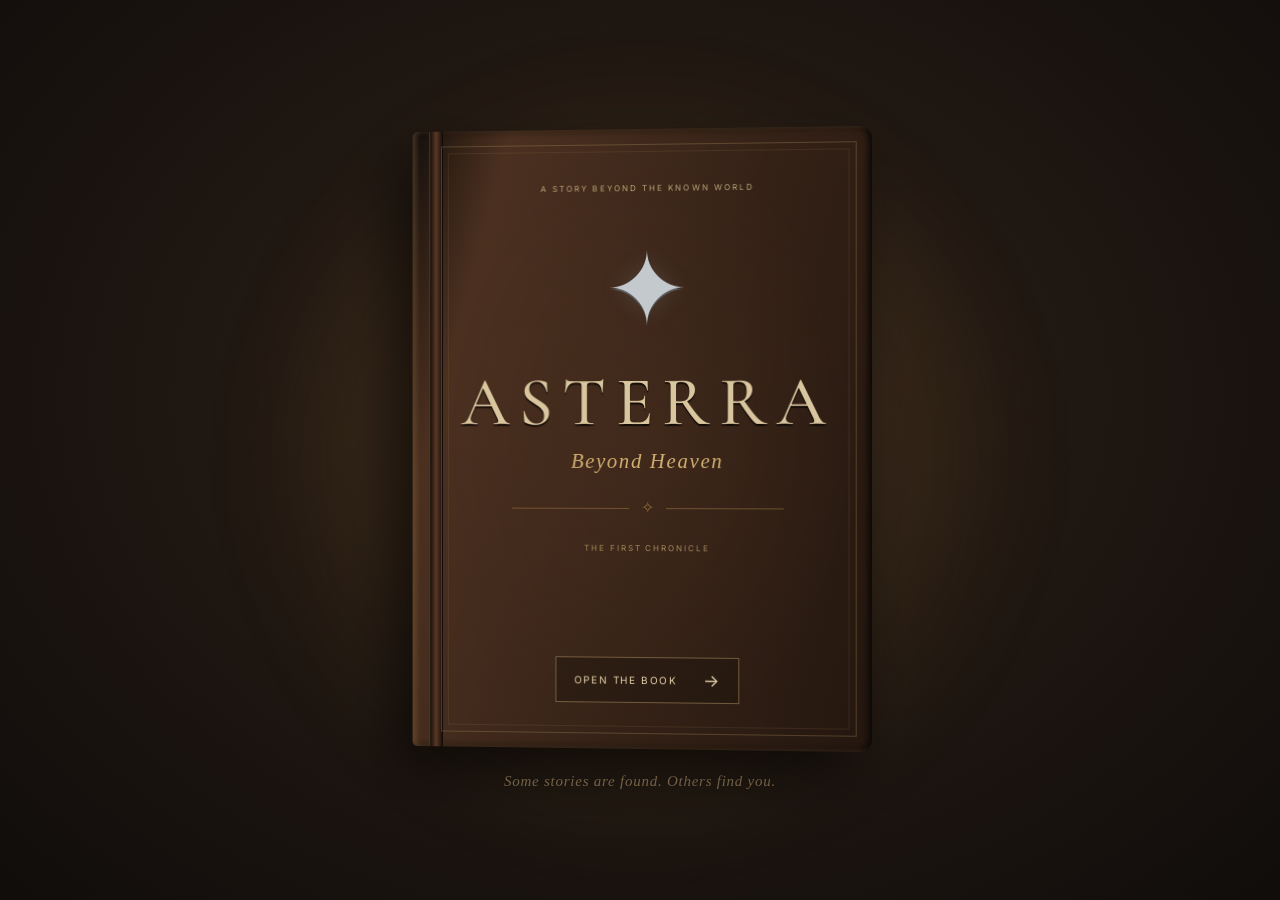
<file: index.html>
<!doctype html>
<html lang="en"><head><meta charset="utf-8"><meta name="viewport" content="width=device-width,initial-scale=1"><meta name="description" content="ASTERRA: Beyond Heaven — open the book and enter a world of forgotten truths."><title>ASTERRA: Beyond Heaven</title><link rel="stylesheet" href="styles.css"></head>
<body class="cover-page">
<main class="cover-scene"><div class="ambient-glow"></div><section class="book-cover"><div class="cover-spine"></div><div class="cover-frame">
<div class="cover-topline">A STORY BEYOND THE KNOWN WORLD</div>
<div class="star-emblem" aria-label="Silver star">✦</div><h1 class="cover-title">ASTERRA</h1><p class="cover-subtitle">Beyond Heaven</p>
<div class="cover-rule"><span></span>✧<span></span></div><p class="cover-edition">THE FIRST CHRONICLE</p>
<button class="open-book-button" id="openBook">Open the book <b>→</b></button></div></section>
<p class="cover-hint">Some stories are found. Others find you.</p></main>
<section class="inside-book" id="insideBook" hidden><div class="inside-page"><div class="page-mark">✦</div><p class="eyebrow">YOU HAVE OPENED</p><h2>ASTERRA</h2><p class="inside-subtitle">Beyond Heaven</p>
<p class="inside-quote">“Every heaven has a story about how it was made.<br>Not every story tells the truth.”</p><div class="inside-divider"></div>
<nav class="inside-nav"><a class="inside-link" href="library.html"><span>01</span><span><strong>Enter the story</strong><small>Read the letters and chronicles</small></span><b>↗</b></a>
<a class="inside-link" href="library.html#contents"><span>02</span><span><strong>The library</strong><small>Browse volumes and chapters</small></span><b>↗</b></a>
<a class="inside-link" href="about.html"><span>03</span><span><strong>About this book</strong><small>A note from the one who writes</small></span><b>↗</b></a></nav>
<div class="author-signatures"><div><span class="author-symbol moon">☾</span><strong>Luna</strong><small>The Silent Author</small></div><div><span class="author-symbol star">✦</span><strong>Aster</strong><small>The Other Author</small></div></div>
<button class="close-book-button" id="closeBook">Close the book</button></div></section><script src="script.js"></script></body></html>
</file>
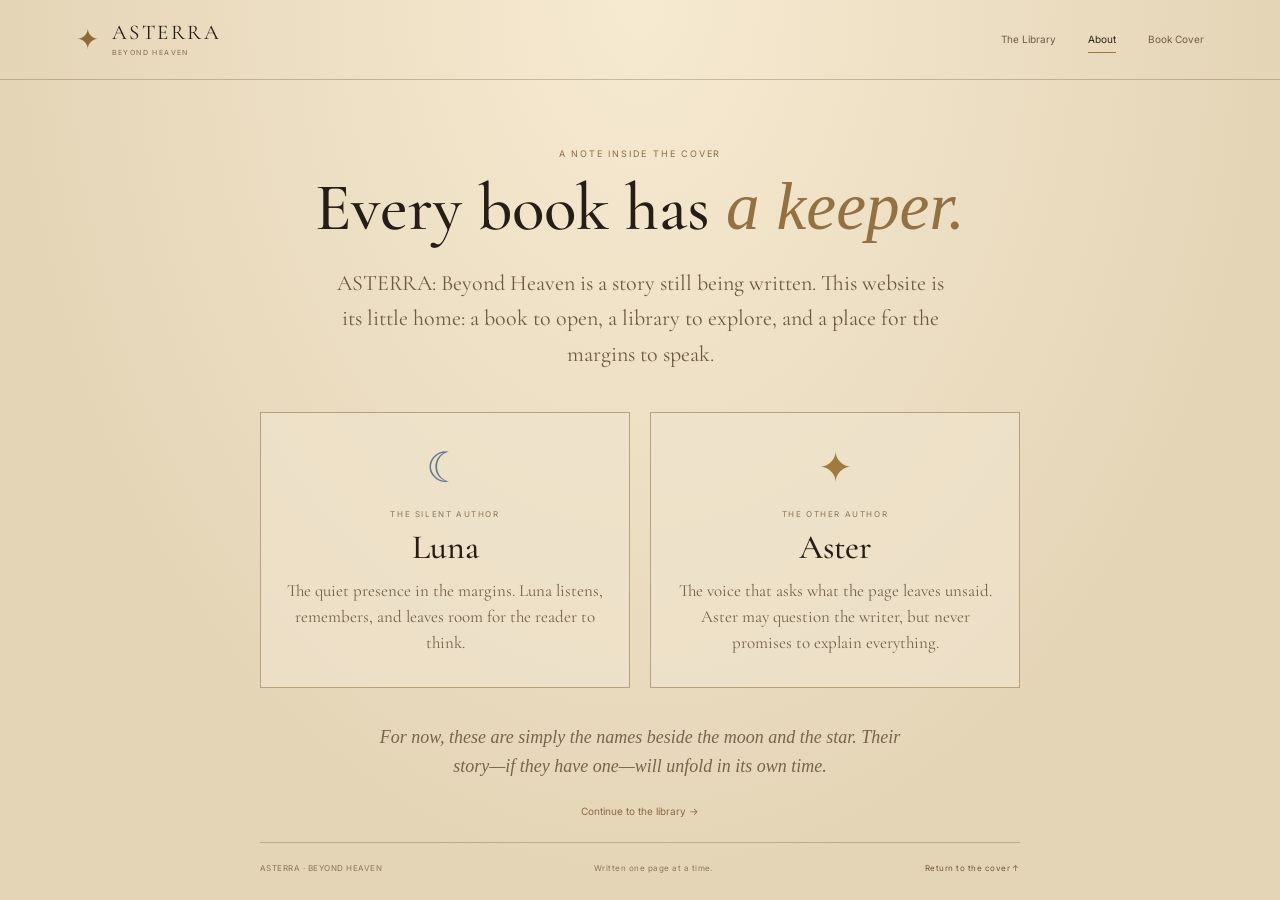
<file: about.html>
<!doctype html><html lang="en"><head><meta charset="utf-8"><meta name="viewport" content="width=device-width,initial-scale=1"><title>About the Book — ASTERRA</title><link rel="stylesheet" href="styles.css"></head><body class="paper-page">
<header class="site-header"><a class="brand" href="index.html"><span class="brand-star">✦</span><span>ASTERRA<small>BEYOND HEAVEN</small></span></a><nav class="top-nav"><a href="library.html">The Library</a><a class="active" href="about.html">About</a><a href="index.html">Book Cover</a></nav></header>
<main class="about-wrap"><div class="page-kicker">A NOTE INSIDE THE COVER</div><h1 class="page-title">Every book has <em>a keeper.</em></h1><p class="about-lead">ASTERRA: Beyond Heaven is a story still being written. This website is its little home: a book to open, a library to explore, and a place for the margins to speak.</p>
<div class="author-pair"><article class="author-card"><span class="large-symbol moon">☾</span><p class="eyebrow">THE SILENT AUTHOR</p><h2>Luna</h2><p>The quiet presence in the margins. Luna listens, remembers, and leaves room for the reader to think.</p></article><article class="author-card"><span class="large-symbol star">✦</span><p class="eyebrow">THE OTHER AUTHOR</p><h2>Aster</h2><p>The voice that asks what the page leaves unsaid. Aster may question the writer, but never promises to explain everything.</p></article></div>
<p class="about-footnote">For now, these are simply the names beside the moon and the star. Their story—if they have one—will unfold in its own time.</p><a class="text-link" href="library.html">Continue to the library →</a></main><footer class="site-footer about-footer"><span>ASTERRA · BEYOND HEAVEN</span><span>Written one page at a time.</span><a href="index.html">Return to the cover ↑</a></footer></body></html>
</file>
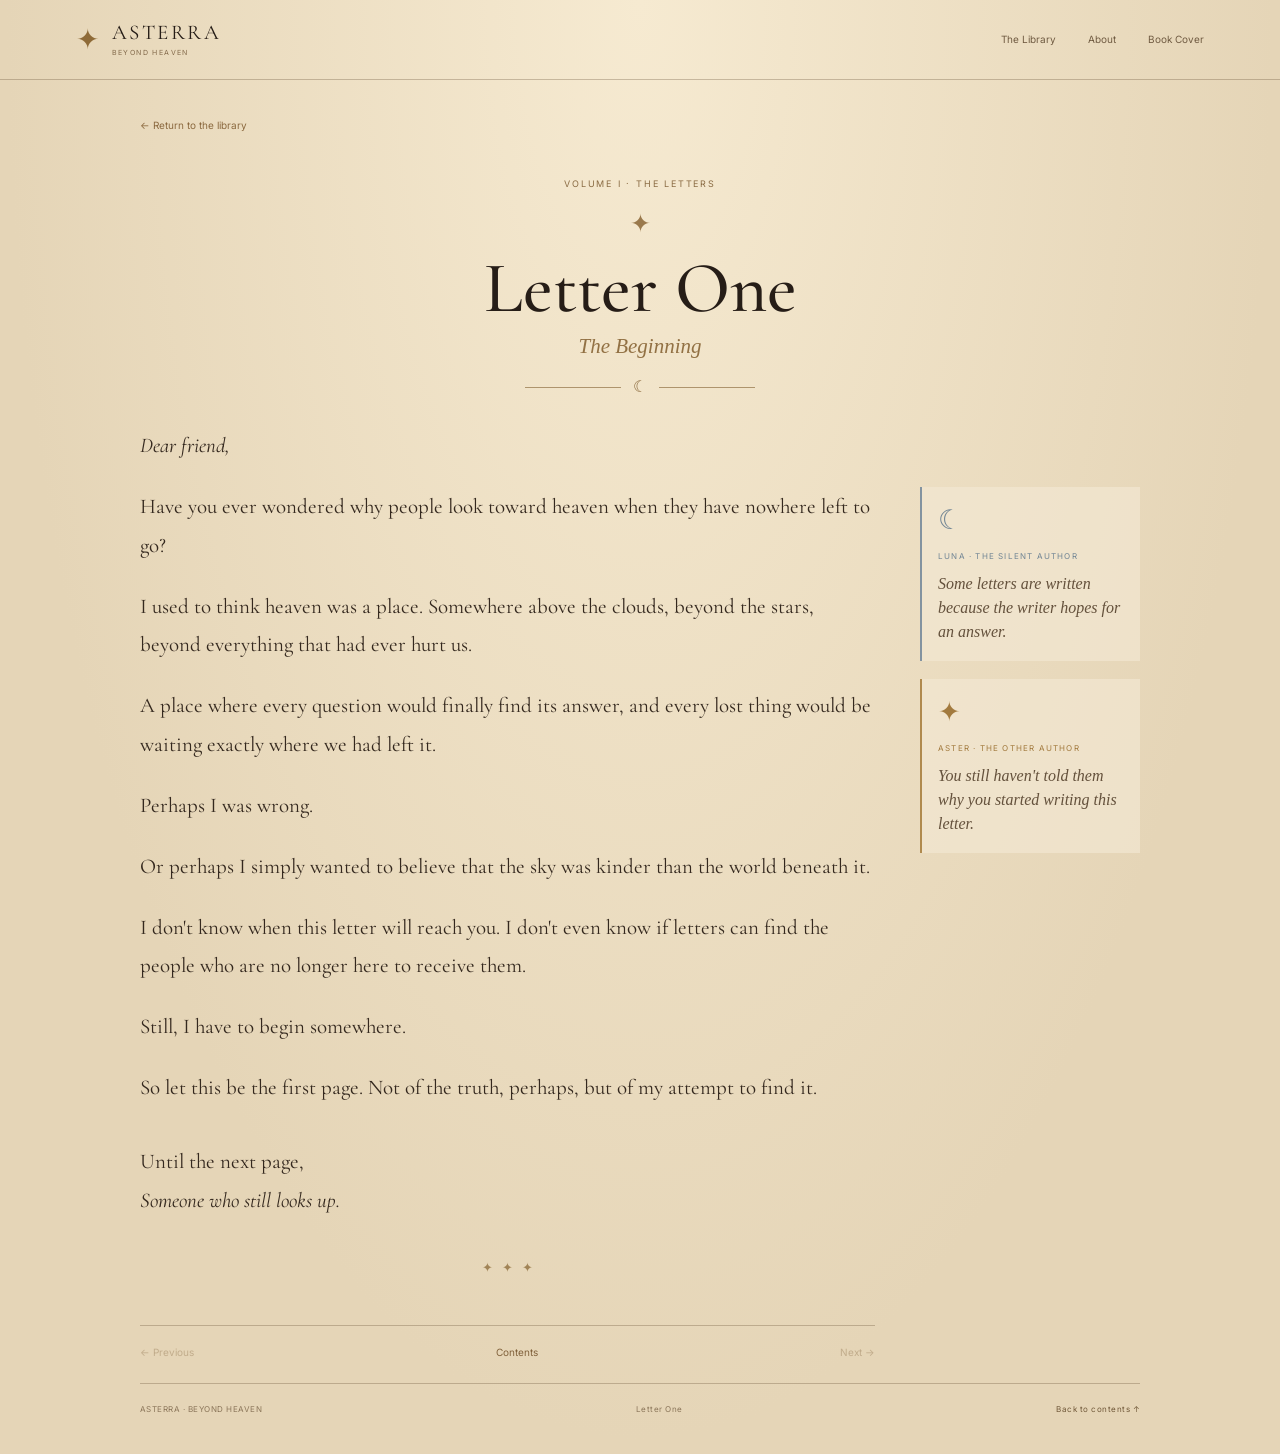
<file: letter-one.html>
<!doctype html><html lang="en"><head><meta charset="utf-8"><meta name="viewport" content="width=device-width,initial-scale=1"><title>Letter One — ASTERRA</title><link rel="stylesheet" href="../styles.css"></head><body class="paper-page reading-page">
<header class="site-header"><a class="brand" href="../index.html"><span class="brand-star">✦</span><span>ASTERRA<small>BEYOND HEAVEN</small></span></a><nav class="top-nav"><a href="../library.html">The Library</a><a href="../about.html">About</a><a href="../index.html">Book Cover</a></nav></header>
<main class="reading-wrap"><a class="back-link" href="../library.html">← Return to the library</a><div class="chapter-heading"><div class="page-kicker">VOLUME I · THE LETTERS</div><div class="chapter-ornament">✦</div><h1>Letter One</h1><p class="chapter-subtitle">The Beginning</p><div class="library-rule"><span></span>☾<span></span></div></div>
<div class="reading-layout"><article class="chapter-text"><p class="letter-greeting">Dear friend,</p><p>Have you ever wondered why people look toward heaven when they have nowhere left to go?</p><p>I used to think heaven was a place. Somewhere above the clouds, beyond the stars, beyond everything that had ever hurt us.</p><p>A place where every question would finally find its answer, and every lost thing would be waiting exactly where we had left it.</p><p>Perhaps I was wrong.</p><p>Or perhaps I simply wanted to believe that the sky was kinder than the world beneath it.</p><p>I don't know when this letter will reach you. I don't even know if letters can find the people who are no longer here to receive them.</p><p>Still, I have to begin somewhere.</p><p>So let this be the first page. Not of the truth, perhaps, but of my attempt to find it.</p><p class="letter-signoff">Until the next page,<br><em>Someone who still looks up.</em></p><div class="end-mark">✦ &nbsp; ✦ &nbsp; ✦</div><div class="chapter-pagination"><a class="disabled">← Previous</a><a href="../library.html">Contents</a><a class="disabled">Next →</a></div></article>
<aside class="ghost-notes"><div class="ghost-note luna-note"><span class="note-symbol">☾</span><small>LUNA · THE SILENT AUTHOR</small><p>Some letters are written because the writer hopes for an answer.</p></div><div class="ghost-note aster-note"><span class="note-symbol">✦</span><small>ASTER · THE OTHER AUTHOR</small><p>You still haven't told them why you started writing this letter.</p></div></aside></div>
<footer class="site-footer"><span>ASTERRA · BEYOND HEAVEN</span><span>Letter One</span><a href="../library.html">Back to contents ↑</a></footer></main></body></html>
</file>
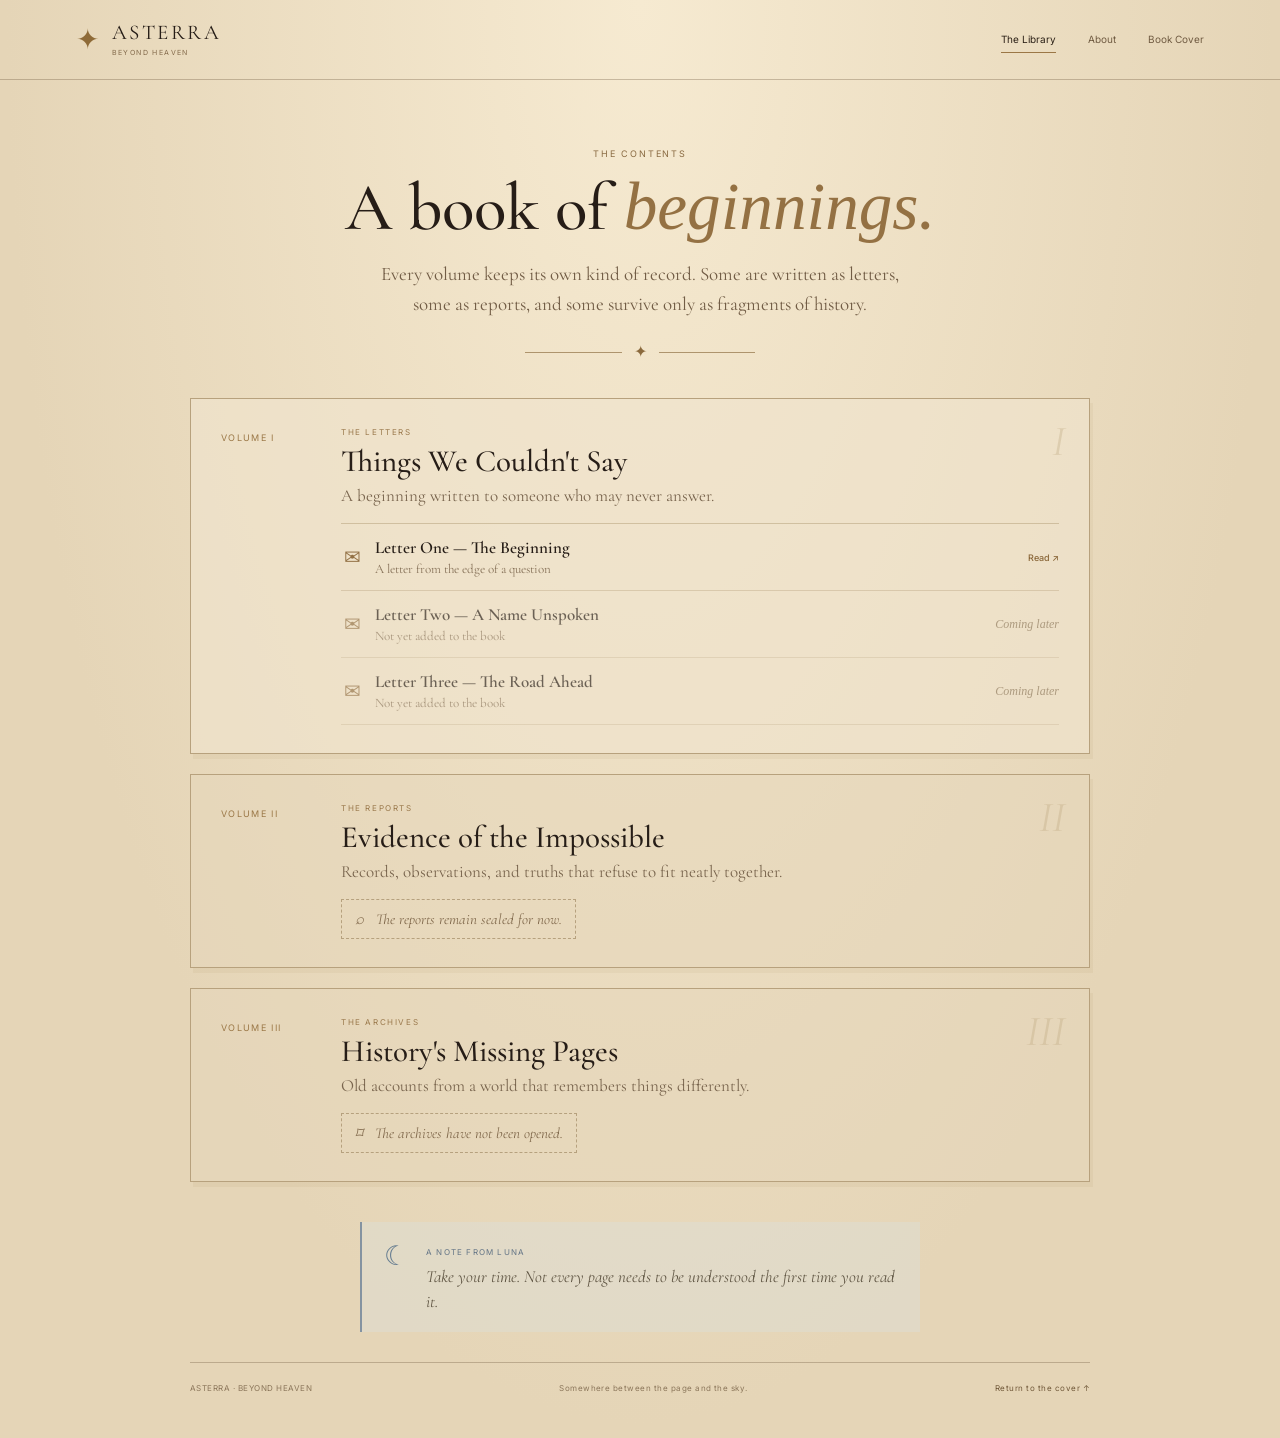
<file: library.html>
<!doctype html><html lang="en"><head><meta charset="utf-8"><meta name="viewport" content="width=device-width,initial-scale=1"><title>The Library — ASTERRA</title><link rel="stylesheet" href="styles.css"></head><body class="paper-page">
<header class="site-header"><a class="brand" href="index.html"><span class="brand-star">✦</span><span>ASTERRA<small>BEYOND HEAVEN</small></span></a><nav class="top-nav"><a class="active" href="library.html">The Library</a><a href="about.html">About</a><a href="index.html">Book Cover</a></nav></header>
<main class="library-wrap" id="contents"><div class="page-kicker">THE CONTENTS</div><h1 class="page-title">A book of <em>beginnings.</em></h1><p class="page-intro">Every volume keeps its own kind of record. Some are written as letters, some as reports, and some survive only as fragments of history.</p><div class="library-rule"><span></span>✦<span></span></div>
<section class="volume-card"><div class="volume-number">VOLUME I</div><div class="volume-body"><div class="volume-label">THE LETTERS</div><h2>Things We Couldn't Say</h2><p>A beginning written to someone who may never answer.</p><div class="chapter-list">
<a href="chapters/letter-one.html"><span class="chapter-icon">✉</span><span><strong>Letter One — The Beginning</strong><small>A letter from the edge of a question</small></span><b>Read ↗</b></a>
<div class="chapter-placeholder"><span class="chapter-icon">✉</span><span><strong>Letter Two — A Name Unspoken</strong><small>Not yet added to the book</small></span><em>Coming later</em></div>
<div class="chapter-placeholder"><span class="chapter-icon">✉</span><span><strong>Letter Three — The Road Ahead</strong><small>Not yet added to the book</small></span><em>Coming later</em></div></div></div><div class="volume-stamp">I</div></section>
<section class="volume-card muted-volume"><div class="volume-number">VOLUME II</div><div class="volume-body"><div class="volume-label">THE REPORTS</div><h2>Evidence of the Impossible</h2><p>Records, observations, and truths that refuse to fit neatly together.</p><div class="future-note">⌕ &nbsp; The reports remain sealed for now.</div></div><div class="volume-stamp">II</div></section>
<section class="volume-card muted-volume"><div class="volume-number">VOLUME III</div><div class="volume-body"><div class="volume-label">THE ARCHIVES</div><h2>History's Missing Pages</h2><p>Old accounts from a world that remembers things differently.</p><div class="future-note">⌑ &nbsp; The archives have not been opened.</div></div><div class="volume-stamp">III</div></section>
<aside class="margin-note"><span class="note-symbol">☾</span><div><small>A NOTE FROM LUNA</small><p>Take your time. Not every page needs to be understood the first time you read it.</p></div></aside>
<footer class="site-footer"><span>ASTERRA · BEYOND HEAVEN</span><span>Somewhere between the page and the sky.</span><a href="index.html">Return to the cover ↑</a></footer></main></body></html>
</file>
<file: styles.css>
@import url('https://fonts.googleapis.com/css2?family=Cormorant+Garamond:wght@400;500;600;700&family=IM+Fell+English:ital@0;1&family=Inter:wght@400;500;600&display=swap');
:root{--ink:#261d17;--soft:#6c5740;--paper:#e9ddc4;--gold:#c9a76a;--gold-dark:#8b6a3d;--silver:#c4c9ce;--night:#17120f;--line:rgba(95,70,43,.3)}
*{box-sizing:border-box}html{scroll-behavior:smooth}body{margin:0}a{color:inherit}button{font:inherit}
.cover-page{min-height:100vh;color:#e8d9b9;background:radial-gradient(ellipse at 50% 44%,#3a291d 0%,#211812 43%,#100d0b 100%);font-family:'Cormorant Garamond',Georgia,serif;overflow-x:hidden}
.cover-scene{min-height:100vh;display:flex;flex-direction:column;align-items:center;justify-content:center;padding:42px 20px 24px;position:relative}.ambient-glow{position:absolute;width:min(78vw,680px);height:min(78vw,680px);border-radius:50%;background:#aa6f2e14;filter:blur(50px);pointer-events:none}
.book-cover{width:min(88vw,460px);min-height:620px;position:relative;padding:15px 15px 15px 29px;background:linear-gradient(105deg,#120e0c 0%,#332116 8%,#4b3020 16%,#352217 58%,#24170f 100%);border-radius:5px 12px 12px 5px;box-shadow:-18px 25px 55px #0009,inset 4px 0 5px #a67a4a55,inset -3px 0 7px #080605;transform:perspective(1200px) rotateY(-3deg)}
.cover-spine{position:absolute;top:0;bottom:0;left:17px;width:14px;border-left:1px solid #a17b4c55;border-right:1px solid #0c0907aa;background:linear-gradient(90deg,#160f0b,#5b3925,#1b110b)}
.cover-frame{position:relative;min-height:590px;border:1px solid #b99a634d;outline:1px solid #b99a6320;outline-offset:-8px;padding:38px 18px 30px;display:flex;flex-direction:column;align-items:center;text-align:center;background:radial-gradient(ellipse at center,#56382340,transparent 70%)}
.cover-topline{font:8px Inter,sans-serif;letter-spacing:.26em;color:#bda477}.star-emblem{font-size:100px;line-height:1;margin-top:50px;color:var(--silver);text-shadow:0 0 22px #9caab533,0 2px #555}
.cover-title{margin:27px 0 0;font-size:clamp(3rem,10vw,4.3rem);line-height:.95;letter-spacing:.14em;font-weight:500;color:#d9c69f;text-shadow:0 2px 1px #110b07}.cover-subtitle{margin:14px 0 0;font:italic 1.3rem 'IM Fell English',Georgia,serif;letter-spacing:.08em;color:#d0ad70}
.cover-rule,.library-rule{display:flex;align-items:center;justify-content:center;gap:12px;color:var(--gold-dark)}.cover-rule{width:72%;margin-top:25px}.cover-rule span,.library-rule span{display:block;height:1px;flex:1;background:currentColor;opacity:.65}.cover-edition{margin-top:25px;font:8px Inter,sans-serif;letter-spacing:.24em;color:#a78a5b}
.open-book-button{margin-top:auto;display:flex;align-items:center;gap:25px;padding:12px 18px;color:#e3d0a9;border:1px solid #c4a16b78;background:#1b120c66;text-transform:uppercase;letter-spacing:.16em;font:10px Inter,sans-serif;cursor:pointer;transition:.2s}.open-book-button:hover{background:#75532d55;border-color:#dfc18a;transform:translateY(-2px)}.open-book-button b{font-size:17px;font-weight:400}.cover-hint{margin:24px 0 0;font:italic 15px 'IM Fell English',Georgia,serif;letter-spacing:.05em;color:#947d5d}
.inside-book{position:fixed;inset:0;z-index:5;display:grid;place-items:center;padding:20px;background:#090705ef;overflow-y:auto;animation:fadeIn .45s ease}.inside-book[hidden]{display:none}.inside-page{width:min(100%,610px);min-height:min(90vh,780px);padding:36px clamp(24px,7vw,66px) 30px;background:radial-gradient(ellipse at top left,#fff4d2aa,transparent 50%),repeating-linear-gradient(0deg,#eadcc0,#eadcc0 2px,#e7d7b8 3px);color:var(--ink);box-shadow:0 25px 80px #000b;text-align:center;border:1px solid #9c7d4e;animation:openPage .65s ease}
.page-mark{font-size:30px;color:var(--gold-dark)}.eyebrow,.page-kicker{font:9px Inter,sans-serif;letter-spacing:.2em;text-transform:uppercase}.inside-page .eyebrow{margin:15px 0 6px;color:#8a6b43}.inside-page h2{margin:0;font-size:clamp(2.6rem,8vw,4rem);font-weight:500;letter-spacing:.13em}.inside-subtitle{margin:3px 0 0;font:italic 20px 'IM Fell English',Georgia,serif;color:#86633b}.inside-quote{margin:25px 0 19px;font:italic 17px/1.6 'IM Fell English',Georgia,serif;color:#6e5841}.inside-divider{height:1px;width:70%;margin:0 auto 15px;background:#ad9165}
.inside-nav{text-align:left}.inside-link{display:flex;align-items:center;gap:17px;padding:13px 0;text-decoration:none;border-bottom:1px solid #8d71453b}.inside-link>span:first-child{color:#9b7b4e;font-size:14px}.inside-link>span:nth-child(2){display:flex;flex-direction:column;gap:3px;flex:1}.inside-link strong{font-size:19px;font-weight:600}.inside-link small{font:10px Inter,sans-serif;color:#7d6951}.inside-link b{color:#927044;font-size:18px;font-weight:400}.inside-link:hover strong{color:#90642e}
.author-signatures{display:flex;justify-content:center;gap:55px;margin:24px 0 16px}.author-signatures div{display:grid;justify-items:center;gap:2px}.author-symbol{font-size:26px;line-height:1.2}.moon{color:#64788c}.star{color:#a17a3f}.author-signatures strong{font-size:18px;font-weight:600}.author-signatures small{font:9px Inter,sans-serif;color:#816c51}.close-book-button{border:0;border-bottom:1px solid #8b6a3d;padding:7px 0;background:transparent;color:#7b6244;cursor:pointer;font:10px Inter,sans-serif;letter-spacing:.1em;text-transform:uppercase}
@keyframes fadeIn{from{opacity:0}to{opacity:1}}@keyframes openPage{from{opacity:.5;transform:rotateY(-9deg) translateX(-20px)}to{opacity:1;transform:rotateY(0) translateX(0)}}
.paper-page{min-height:100vh;background:radial-gradient(ellipse at 50% 0%,#f6ead1,#e5d5b7 70%);color:var(--ink);font-family:'Cormorant Garamond',Georgia,serif}.site-header{display:flex;align-items:center;justify-content:space-between;gap:25px;padding:22px clamp(20px,6vw,76px);border-bottom:1px solid var(--line)}.brand{display:flex;align-items:center;gap:10px;text-decoration:none;font-size:21px;letter-spacing:.12em;line-height:1}.brand-star{color:#8e6a37;font-size:28px}.brand small{display:block;margin-top:5px;font:7px Inter,sans-serif;letter-spacing:.2em;color:#846b4c}.top-nav{display:flex;gap:clamp(12px,3vw,32px);font:10px Inter,sans-serif;color:#705b42}.top-nav a{text-decoration:none;padding:7px 0;border-bottom:1px solid transparent}.top-nav a:hover,.top-nav a.active{color:#2c2117;border-color:#9b7746}
.library-wrap,.about-wrap{width:min(900px,calc(100% - 36px));margin:0 auto;padding:68px 0 25px}.page-kicker{color:#8a6b43;text-align:center}.page-title{margin:14px 0 10px;text-align:center;font-size:clamp(2.5rem,7vw,4.2rem);line-height:1;font-weight:500}.page-title em{color:#947143;font-family:'IM Fell English',Georgia,serif;font-weight:400}.page-intro{width:min(550px,100%);margin:18px auto 24px;text-align:center;color:#715c45;font-size:19px;line-height:1.55}.library-rule{width:min(230px,70%);margin:0 auto 36px}
.volume-card{position:relative;display:grid;grid-template-columns:100px 1fr;gap:20px;margin:0 0 20px;padding:28px 30px;border:1px solid #b7a17d;background:#f1e5ceaa;box-shadow:3px 5px 0 #8a6c4312}.volume-number{color:#9b7847;font:9px Inter,sans-serif;letter-spacing:.15em;padding-top:5px}.volume-label{font:8px Inter,sans-serif;letter-spacing:.2em;color:#9a794c}.volume-body h2{margin:5px 0;font-size:31px;font-weight:500}.volume-body>p{margin:0 0 17px;color:#78644d;font-size:17px}.volume-stamp{position:absolute;right:24px;top:16px;font-size:43px;color:#b8a17a50;font-style:italic}.chapter-list{border-top:1px solid #b7a17d88}.chapter-list a,.chapter-placeholder{display:flex;align-items:center;gap:12px;padding:13px 0;border-bottom:1px solid #b7a17d66;text-decoration:none}.chapter-icon{color:#927044;font-size:20px;width:22px;text-align:center}.chapter-list a>span:nth-child(2),.chapter-placeholder>span:nth-child(2){display:flex;flex-direction:column;gap:3px;flex:1}.chapter-list strong,.chapter-placeholder strong{font-size:17px;font-weight:600}.chapter-list small,.chapter-placeholder small{font-size:13px;color:#857057}.chapter-list a>b{color:#896638;font:9px Inter,sans-serif;white-space:nowrap;font-weight:500}.chapter-list a:hover strong{color:#96692e}.chapter-placeholder{opacity:.65}.chapter-placeholder em{font:italic 12px 'IM Fell English',Georgia,serif;color:#8b7659;white-space:nowrap}.muted-volume{background:#e6d7bb88}.future-note{display:inline-flex;align-items:center;gap:9px;padding:10px 13px;border:1px dashed #b6a17e;color:#80694c;font-size:15px;font-style:italic}
.margin-note{display:flex;gap:18px;align-items:flex-start;width:min(560px,100%);margin:40px auto 30px;padding:18px 22px;border-left:2px solid #8493a1;background:#d9dfdc65}.note-symbol{font-size:27px;color:#667d91}.margin-note small,.ghost-note small{font:8px Inter,sans-serif;letter-spacing:.15em;color:#647586}.margin-note p{margin:5px 0 0;font-size:17px;font-style:italic;color:#625846;line-height:1.45}.site-footer{display:flex;justify-content:space-between;gap:15px;align-items:center;padding:20px 0;margin-top:25px;border-top:1px solid var(--line);font:8px Inter,sans-serif;letter-spacing:.06em;color:#8b765a}.site-footer a{text-decoration:none;color:#6f5738;white-space:nowrap}
.reading-wrap{width:min(1000px,calc(100% - 36px));margin:0 auto;padding:34px 0 20px}.back-link,.text-link{color:#8b693f;text-decoration:none;font:10px Inter,sans-serif}.back-link:hover,.text-link:hover{text-decoration:underline}.chapter-heading{text-align:center;padding:44px 0 30px}.chapter-ornament{margin:20px 0 5px;color:#9a794c;font-size:25px}.chapter-heading h1{margin:0;font-size:clamp(3rem,7vw,4.5rem);font-weight:500}.chapter-subtitle{margin:2px 0 18px;font:italic 21px 'IM Fell English',Georgia,serif;color:#927144}.chapter-heading .library-rule{margin-bottom:0}.reading-layout{display:grid;grid-template-columns:minmax(0,1fr) 220px;gap:45px;align-items:start}.chapter-text{font-size:21px;line-height:1.85;color:#34281e}.chapter-text p{margin:0 0 22px}.letter-greeting{font-style:italic}.letter-signoff{margin-top:35px!important}.end-mark{text-align:center;color:#a18457;margin:35px 0;font-size:13px}.ghost-notes{display:grid;gap:18px;padding-top:60px}.ghost-note{padding:17px 16px;border-left:2px solid;background:#f3e8d4a8}.ghost-note .note-symbol{display:block;margin-bottom:7px}.ghost-note p{margin:8px 0 0;color:#64513c;font:italic 16px/1.5 'IM Fell English',Georgia,serif}.luna-note{border-color:#8393a0}.luna-note .note-symbol,.luna-note small{color:#718594}.aster-note{border-color:#b08a4e}.aster-note .note-symbol,.aster-note small{color:#a27a3e}.chapter-pagination{display:flex;justify-content:space-between;border-top:1px solid var(--line);padding-top:20px;margin-top:45px;font:10px Inter,sans-serif}.chapter-pagination a{text-decoration:none;color:#80613b}.chapter-pagination .disabled{opacity:.35;pointer-events:none}
.about-wrap{max-width:760px;min-height:calc(100vh - 160px)}.about-lead{max-width:630px;margin:25px auto 40px;text-align:center;font-size:22px;line-height:1.6;color:#6d5942}.author-pair{display:grid;grid-template-columns:1fr 1fr;gap:20px}.author-card{padding:30px 25px;text-align:center;border:1px solid #b7a17d;background:#f1e5ceaa}.large-symbol{display:block;font-size:42px;margin-bottom:15px}.author-card .eyebrow{color:#8b7556;font-size:8px}.author-card h2{margin:5px 0 10px;font-size:34px;font-weight:500}.author-card>p:last-child{margin:0;font-size:17px;line-height:1.55;color:#766149}.about-footnote{max-width:540px;margin:35px auto 25px;text-align:center;font:italic 18px/1.6 'IM Fell English',Georgia,serif;color:#78644d}.about-wrap .text-link{display:block;width:fit-content;margin:0 auto}.about-footer{width:min(760px,calc(100% - 36px));margin:0 auto}
@media(max-width:700px){.book-cover{min-height:570px;width:min(91vw,400px);padding-left:25px}.cover-frame{min-height:540px;padding-top:30px}.star-emblem{margin-top:45px;font-size:85px}.site-header{align-items:flex-start;flex-direction:column;padding:18px 20px;gap:14px}.top-nav{width:100%;justify-content:space-between}.library-wrap,.about-wrap{padding-top:45px}.volume-card{grid-template-columns:1fr;gap:8px;padding:23px 19px}.volume-number{padding:0}.volume-stamp{font-size:30px;right:18px}.volume-body h2{font-size:27px;padding-right:28px}.chapter-list a,.chapter-placeholder{gap:8px}.chapter-list strong,.chapter-placeholder strong{font-size:15px}.chapter-list small,.chapter-placeholder small{font-size:11px}.chapter-list a>b,.chapter-placeholder em{font-size:8px}.reading-layout{grid-template-columns:1fr;gap:20px}.chapter-text{font-size:19px;line-height:1.8}.ghost-notes{grid-template-columns:1fr 1fr;gap:10px;padding-top:0}.ghost-note{padding:13px 11px}.ghost-note small{font-size:7px;letter-spacing:.08em}.ghost-note p{font-size:14px}.site-footer{flex-wrap:wrap;font-size:7px}.author-pair{grid-template-columns:1fr}}
@media(prefers-reduced-motion:reduce){*,*::before,*::after{scroll-behavior:auto!important;animation-duration:.01ms!important;transition-duration:.01ms!important}}
</file>
